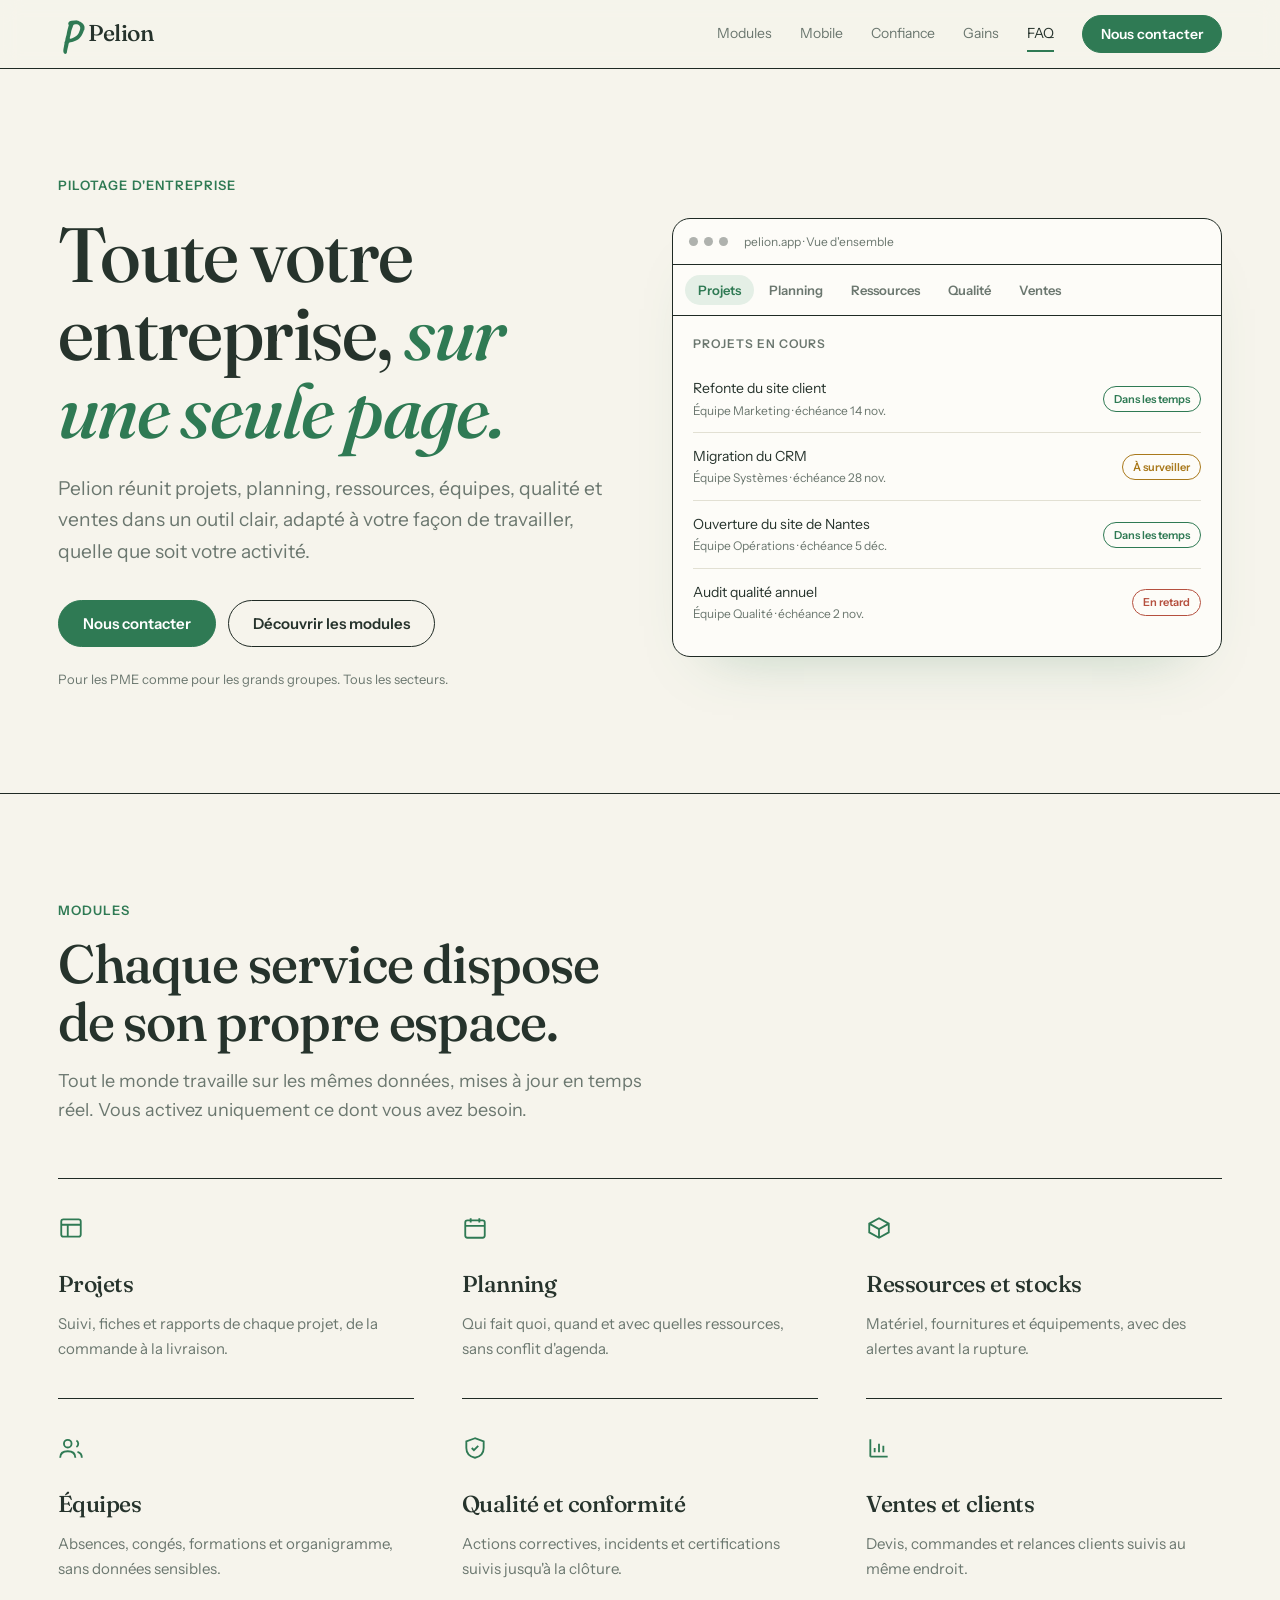
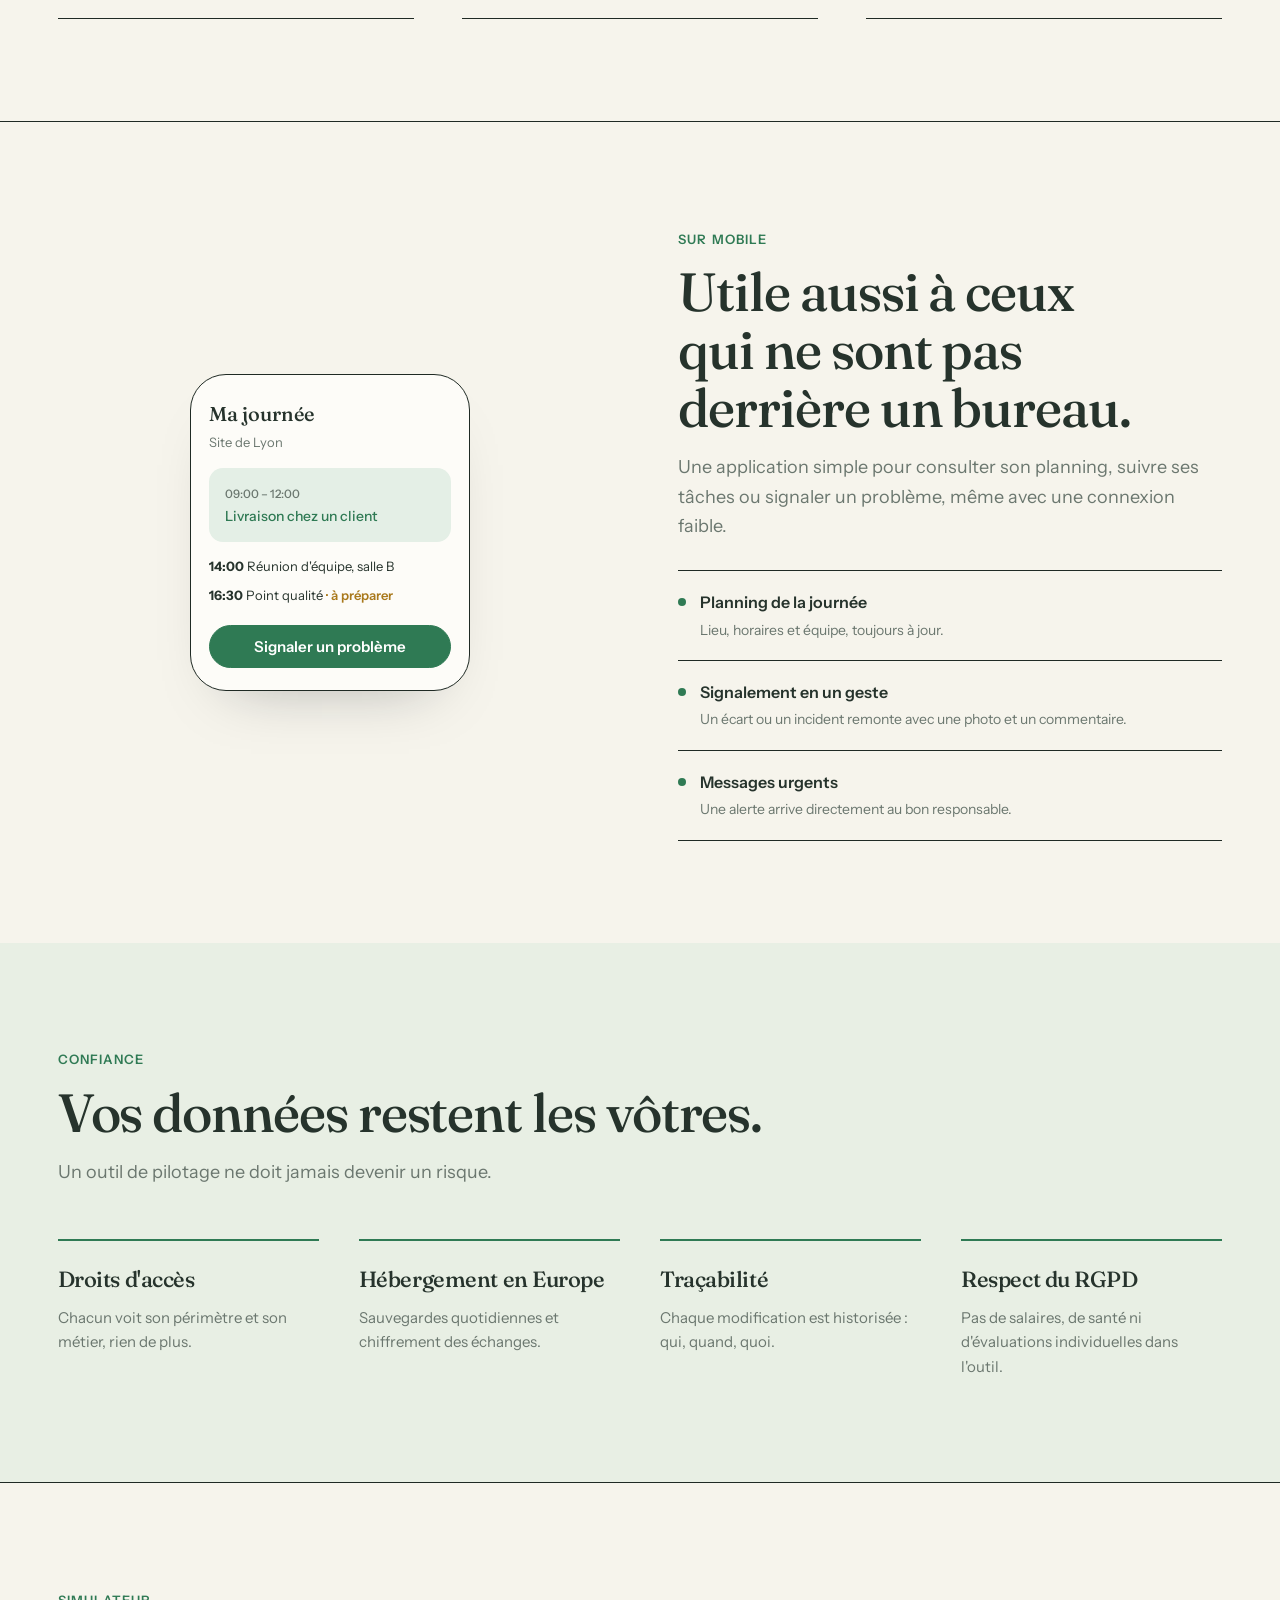
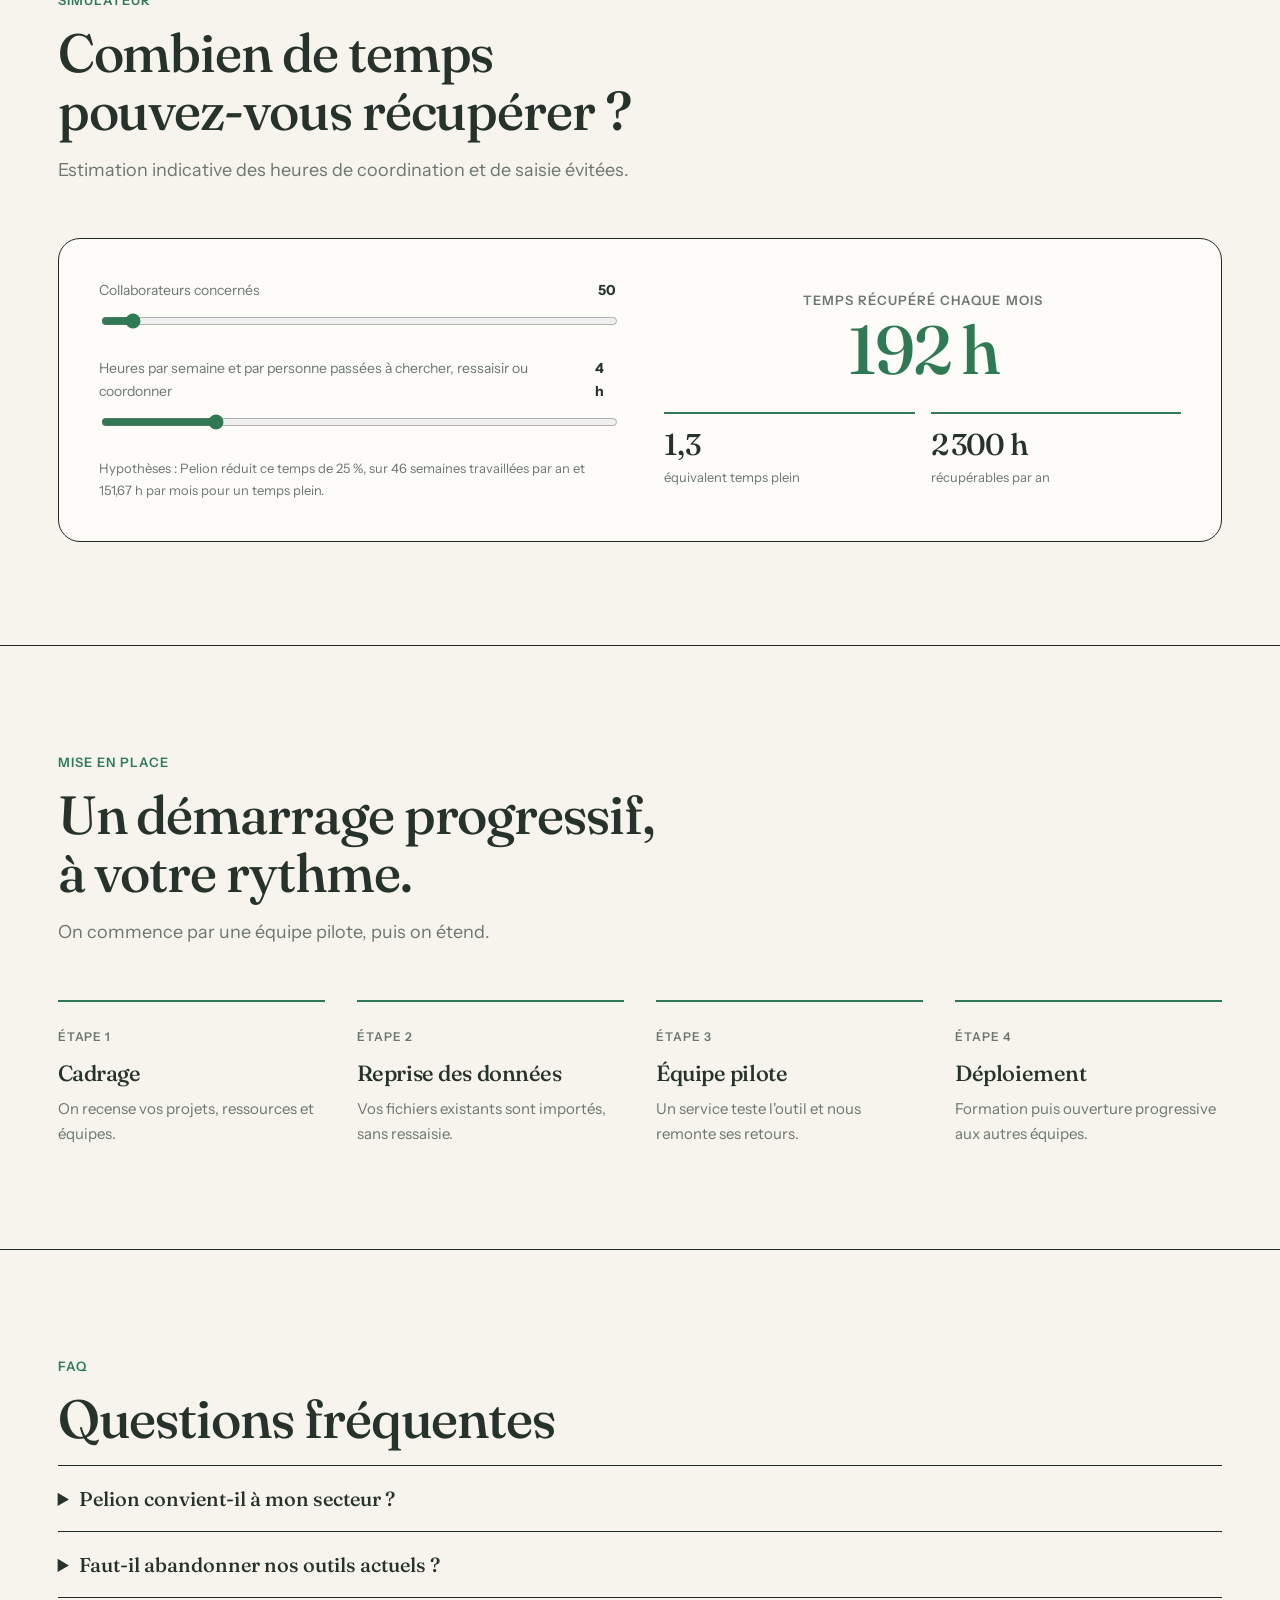
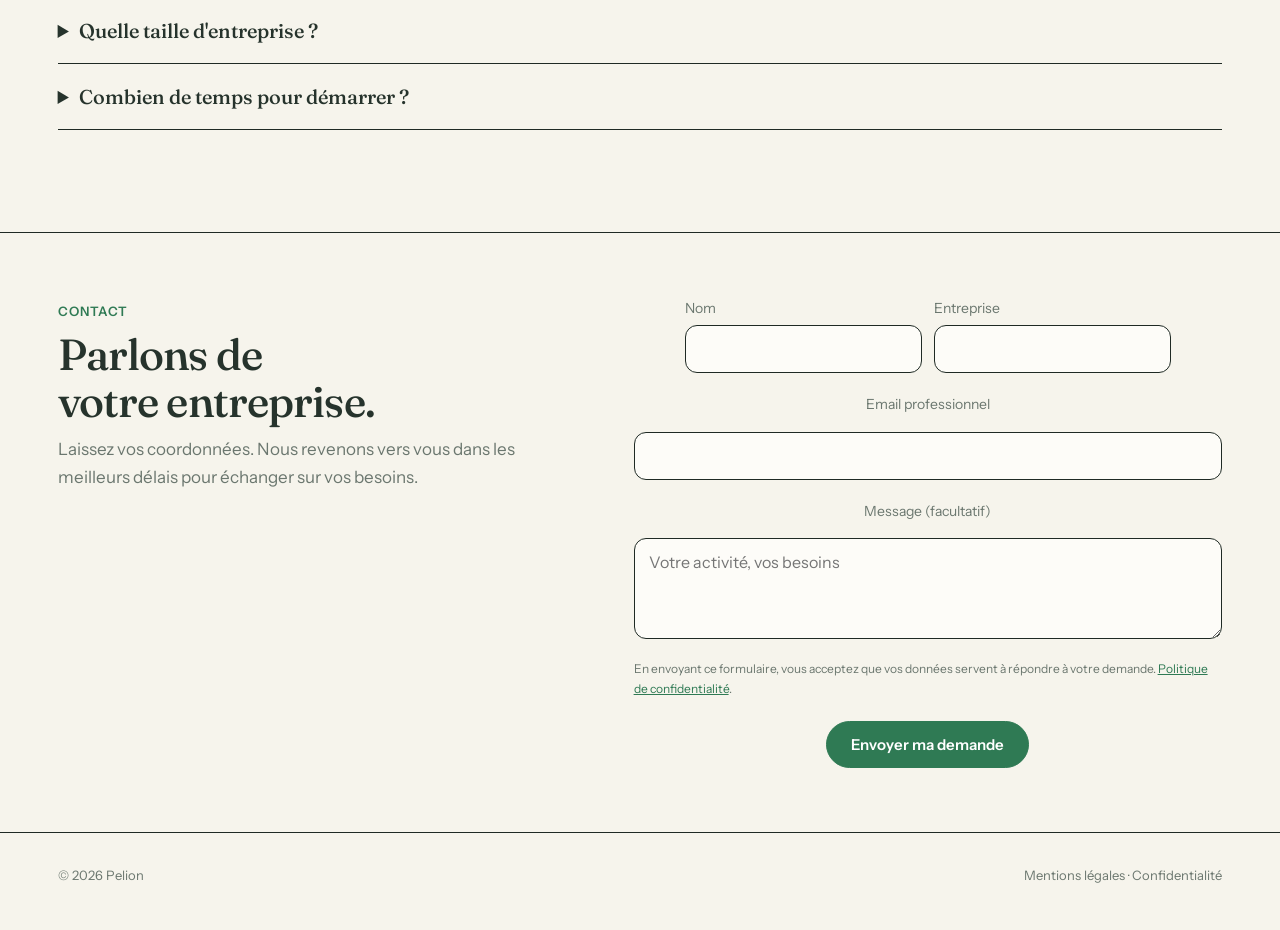
<file: index.html>
<!doctype html>
<html lang="fr">
<head>
<meta charset="utf-8">
<meta name="viewport" content="width=device-width,initial-scale=1,viewport-fit=cover">
<title>Pelion</title>
<meta name="description" content="Pelion réunit projets, planning, ressources, équipes et qualité dans un outil clair, pour toute entreprise.">
<link rel="stylesheet" href="https://fonts.googleapis.com/css2?family=Fraunces:opsz,wght@9..144,400..600&family=Instrument+Sans:wght@400..700&family=Caveat:wght@600;700&display=swap">
<link rel="stylesheet" href="style.css">
</head>
<body>


<a class="skip" href="#main">Aller au contenu</a>
<header class="top" id="top"><div class="w">
<a class="logo" href="#top" aria-label="Pelion, accueil"><span class="mark" aria-hidden="true">P</span>Pelion</a>
<nav aria-label="Principal"><a href="#modules">Modules</a><a href="#mobile">Mobile</a><a href="#confiance">Confiance</a><a href="#gains">Gains</a><a href="#faq">FAQ</a><a class="btn" href="#contact">Nous contacter</a></nav>
</div></header>

<main id="main">
<section class="hero" style="border:0"><div class="w g">
<div>
<span class="eyebrow">Pilotage d'entreprise</span>
<h1>Toute votre entreprise, <em>sur une seule page.</em></h1>
<p class="lead">Pelion réunit projets, planning, ressources, équipes, qualité et ventes dans un outil clair, adapté à votre façon de travailler, quelle que soit votre activité.</p>
<div class="cta-row"><a class="btn" href="#contact">Nous contacter</a><a class="btn sec" href="#modules">Découvrir les modules</a></div>
<p class="hint">Pour les PME comme pour les grands groupes. Tous les secteurs.</p>
</div>
<div class="app" aria-label="Aperçu de l'application">
<div class="bar"><i></i><i></i><i></i><span>pelion.app · Vue d'ensemble</span></div>
<div class="tabs" role="tablist" id="tabs">
<button role="tab" aria-selected="true" data-k="pr">Projets</button><button role="tab" aria-selected="false" data-k="pl">Planning</button><button role="tab" aria-selected="false" data-k="re">Ressources</button><button role="tab" aria-selected="false" data-k="qu">Qualité</button><button role="tab" aria-selected="false" data-k="fi">Ventes</button>
</div>
<div class="pane" id="pane" role="tabpanel"></div>
</div>
</div></section>

<section id="modules"><div class="w">
<span class="eyebrow">Modules</span>
<h2>Chaque service dispose de son propre espace.</h2>
<p class="sub">Tout le monde travaille sur les mêmes données, mises à jour en temps réel. Vous activez uniquement ce dont vous avez besoin.</p>
<div class="mods">
<article class="mod"><svg class="ic" viewBox="0 0 24 24" fill="none" stroke="currentColor" stroke-width="1.7"><rect x="3" y="4" width="18" height="16" rx="2"/><path d="M3 9h18M9 9v11"/></svg><h3>Projets</h3><p>Suivi, fiches et rapports de chaque projet, de la commande à la livraison.</p></article>
<article class="mod"><svg class="ic" viewBox="0 0 24 24" fill="none" stroke="currentColor" stroke-width="1.7"><rect x="3" y="5" width="18" height="16" rx="2"/><path d="M3 10h18M8 3v4M16 3v4"/></svg><h3>Planning</h3><p>Qui fait quoi, quand et avec quelles ressources, sans conflit d'agenda.</p></article>
<article class="mod"><svg class="ic" viewBox="0 0 24 24" fill="none" stroke="currentColor" stroke-width="1.7"><path d="M21 8 12 3 3 8v8l9 5 9-5zM3 8l9 5 9-5M12 13v8"/></svg><h3>Ressources et stocks</h3><p>Matériel, fournitures et équipements, avec des alertes avant la rupture.</p></article>
<article class="mod"><svg class="ic" viewBox="0 0 24 24" fill="none" stroke="currentColor" stroke-width="1.7"><circle cx="9" cy="8" r="3.5"/><path d="M2 21c0-4 3-6 7-6s7 2 7 6M17 5a3.5 3.5 0 0 1 0 6M22 21c0-3-2-5-4-5.5"/></svg><h3>Équipes</h3><p>Absences, congés, formations et organigramme, sans données sensibles.</p></article>
<article class="mod"><svg class="ic" viewBox="0 0 24 24" fill="none" stroke="currentColor" stroke-width="1.7"><path d="M12 3 4 6v6c0 5 3.5 8 8 9 4.5-1 8-4 8-9V6z"/><path d="m9 12 2 2 4-4"/></svg><h3>Qualité et conformité</h3><p>Actions correctives, incidents et certifications suivis jusqu'à la clôture.</p></article>
<article class="mod"><svg class="ic" viewBox="0 0 24 24" fill="none" stroke="currentColor" stroke-width="1.7"><path d="M4 20V4M4 20h16M8 16v-4M12 16V8M16 16v-6"/></svg><h3>Ventes et clients</h3><p>Devis, commandes et relances clients suivis au même endroit.</p></article>
</div></div></section>

<section id="mobile"><div class="w split">
<div class="phone" aria-label="Application mobile">
<b style="font-family:var(--serif);font-size:20px;font-weight:500">Ma journée</b><p style="color:var(--mute);margin-top:2px">Site de Lyon</p>
<div class="scan" style="display:block;height:auto;text-align:left;padding:14px 16px;font-weight:500">
<small style="color:var(--mute)">09:00 – 12:00</small><br>Livraison chez un client
</div>
<p><b>14:00</b> Réunion d'équipe, salle B</p>
<p><b>16:30</b> Point qualité <span style="color:var(--warn);font-weight:600">· à préparer</span></p>
<button class="btn" id="sig" type="button" style="width:100%;justify-content:center;margin-top:10px;padding:11px">Signaler un problème</button>
</div>
<div>
<span class="eyebrow">Sur mobile</span>
<h2>Utile aussi à ceux qui ne sont pas derrière un bureau.</h2>
<p class="sub" style="margin-bottom:28px">Une application simple pour consulter son planning, suivre ses tâches ou signaler un problème, même avec une connexion faible.</p>
<ul class="list">
<li><span class="dot"></span><div><b>Planning de la journée</b><span>Lieu, horaires et équipe, toujours à jour.</span></div></li>
<li><span class="dot"></span><div><b>Signalement en un geste</b><span>Un écart ou un incident remonte avec une photo et un commentaire.</span></div></li>
<li><span class="dot"></span><div><b>Messages urgents</b><span>Une alerte arrive directement au bon responsable.</span></div></li>
</ul>
</div></div></section>

<section id="confiance" class="band"><div class="w">
<span class="eyebrow">Confiance</span>
<h2>Vos données restent les vôtres.</h2>
<p class="sub">Un outil de pilotage ne doit jamais devenir un risque.</p>
<div class="pillars">
<div><h3>Droits d'accès</h3><p>Chacun voit son périmètre et son métier, rien de plus.</p></div>
<div><h3>Hébergement en Europe</h3><p>Sauvegardes quotidiennes et chiffrement des échanges.</p></div>
<div><h3>Traçabilité</h3><p>Chaque modification est historisée : qui, quand, quoi.</p></div>
<div><h3>Respect du RGPD</h3><p>Pas de salaires, de santé ni d'évaluations individuelles dans l'outil.</p></div>
</div></div></section>

<section id="gains"><div class="w">
<span class="eyebrow">Simulateur</span>
<h2>Combien de temps pouvez-vous récupérer ?</h2>
<p class="sub">Estimation indicative des heures de coordination et de saisie évitées.</p>
<div class="calc">
<div>
<label for="a">Collaborateurs concernés <b id="av">50</b></label><input id="a" type="range" min="1" max="1000" value="50">
<label for="b">Heures par semaine et par personne passées à chercher, ressaisir ou coordonner <b id="bv">4 h</b></label><input id="b" type="range" min="1" max="15" value="4">
<p class="hint" style="margin:0">Hypothèses : Pelion réduit ce temps de 25 %, sur 46 semaines travaillées par an et 151,67 h par mois pour un temps plein.</p>
</div>
<div class="res"><span class="cap">Temps récupéré chaque mois</span><strong id="out">0 h</strong>
<div class="kpis"><div><b id="etp">0</b><small>équivalent temps plein</small></div><div><b id="eur">0 h</b><small>récupérables par an</small></div></div></div>
</div></div></section>

<section><div class="w">
<span class="eyebrow">Mise en place</span>
<h2>Un démarrage progressif, à votre rythme.</h2>
<p class="sub">On commence par une équipe pilote, puis on étend.</p>
<div class="steps">
<div class="step"><small>Étape 1</small><h3>Cadrage</h3><p>On recense vos projets, ressources et équipes.</p></div>
<div class="step"><small>Étape 2</small><h3>Reprise des données</h3><p>Vos fichiers existants sont importés, sans ressaisie.</p></div>
<div class="step"><small>Étape 3</small><h3>Équipe pilote</h3><p>Un service teste l'outil et nous remonte ses retours.</p></div>
<div class="step"><small>Étape 4</small><h3>Déploiement</h3><p>Formation puis ouverture progressive aux autres équipes.</p></div>
</div></div></section>

<section id="faq" class="faq"><div class="w">
<span class="eyebrow">FAQ</span><h2>Questions fréquentes</h2>
<details><summary>Pelion convient-il à mon secteur ?</summary><p>Oui. Les modules sont génériques et se paramètrent : vocabulaire, champs et statuts s'adaptent à votre activité.</p></details>
<details><summary>Faut-il abandonner nos outils actuels ?</summary><p>Non. Pelion reprend vos données existantes et peut rester connecté à votre comptabilité et à vos outils de paie.</p></details>
<details><summary>Quelle taille d'entreprise ?</summary><p>De quelques personnes à plusieurs centaines. Vous démarrez avec un service et vous étendez.</p></details>
<details><summary>Combien de temps pour démarrer ?</summary><p>Comptez quelques semaines pour une équipe pilote. Le délai exact est confirmé après le cadrage.</p></details>
</div></section>

<section id="contact"><div class="w contact">
<div class="ct">
<span class="eyebrow">Contact</span>
<h2>Parlons de votre entreprise.</h2>
<p class="sub">Laissez vos coordonnées. Nous revenons vers vous dans les meilleurs délais pour échanger sur vos besoins.</p>
</div>
<form id="qf" novalidate>
<div class="two"><div><label class="lab" for="qn">Nom</label><input class="tx" id="qn" required autocomplete="name"></div><div><label class="lab" for="qc">Entreprise</label><input class="tx" id="qc" required autocomplete="organization"></div></div>
<label class="lab" for="qe">Email professionnel</label><input class="tx" id="qe" type="email" required autocomplete="email">
<label class="lab" for="qm">Message (facultatif)</label><textarea class="tx" id="qm" rows="3" placeholder="Votre activité, vos besoins"></textarea>
<input type="text" id="hp" name="_honey" tabindex="-1" autocomplete="off" aria-hidden="true" style="position:absolute;left:-9999px">
<p class="fine">En envoyant ce formulaire, vous acceptez que vos données servent à répondre à votre demande. <a href="confidentialite.html">Politique de confidentialité</a>.</p>
<p class="err" id="qerr" role="alert" hidden></p>
<button class="btn" type="submit">Envoyer ma demande</button>
</form>
</div></section>
</main>

<footer><div class="w"><span>© 2026 Pelion</span><span><a href="mentions-legales.html">Mentions légales</a> · <a href="confidentialite.html">Confidentialité</a></span></div></footer>

<script>
const P={
pr:`<h4>Projets en cours</h4>
<div class="row"><div class="t">Refonte du site client<small>Équipe Marketing · échéance 14 nov.</small></div><span class="badge b-ok">Dans les temps</span></div>
<div class="row"><div class="t">Migration du CRM<small>Équipe Systèmes · échéance 28 nov.</small></div><span class="badge b-warn">À surveiller</span></div>
<div class="row"><div class="t">Ouverture du site de Nantes<small>Équipe Opérations · échéance 5 déc.</small></div><span class="badge b-ok">Dans les temps</span></div>
<div class="row"><div class="t">Audit qualité annuel<small>Équipe Qualité · échéance 2 nov.</small></div><span class="badge b-bad">En retard</span></div>`,
pl:`<h4>Charge de la semaine</h4>
<div class="row"><div class="t">Équipe Marketing<small>6 personnes</small></div><div class="meter"><i style="width:85%"></i></div></div>
<div class="row"><div class="t">Équipe Opérations<small>12 personnes</small></div><div class="meter"><i style="width:60%"></i></div></div>
<div class="row"><div class="t">Équipe Systèmes<small>4 personnes</small></div><div class="meter"><i style="width:95%"></i></div></div>
<div class="row"><div class="t">Équipe Support<small>8 personnes</small></div><div class="meter"><i style="width:40%"></i></div></div>`,
re:`<h4>Ressources sous le seuil</h4>
<div class="row"><div class="t">Ordinateurs portables · Lyon<small>3 en stock · seuil 8</small></div><span class="badge b-bad">Bas</span></div>
<div class="row"><div class="t">Cartouches d'encre · Paris<small>6 en stock · seuil 10</small></div><span class="badge b-warn">À commander</span></div>
<div class="row"><div class="t">Badges d'accès · Nantes<small>40 en stock · seuil 20</small></div><span class="badge b-ok">Suffisant</span></div>`,
qu:`<h4>Qualité et conformité</h4>
<div class="row"><div class="t">Certification ISO à renouveler<small>échéance dans 30 jours</small></div><span class="badge b-warn">Bientôt</span></div>
<div class="row"><div class="t">Action corrective n°42<small>procédure d'accueil · ouverte depuis 9 jours</small></div><span class="badge b-warn">Non close</span></div>
<div class="row"><div class="t">Formation sécurité incendie<small>12 personnes à planifier</small></div><span class="badge b-bad">Urgent</span></div>`,
fi:`<h4>Ventes et clients</h4>
<div class="row"><div class="t">Devis en attente de réponse<small>3 à relancer cette semaine</small></div><b>12</b></div>
<div class="row"><div class="t">Commandes à produire<small>signées, à planifier</small></div><b>8</b></div>
<div class="row"><div class="t">Clients à relancer<small>dossiers sans réponse depuis 15 jours</small></div><b>5</b></div>`};
const pane=document.getElementById('pane'),tabs=document.getElementById('tabs');
function show(k){pane.innerHTML=P[k];pane.classList.remove('fd');void pane.offsetWidth;pane.classList.add('fd');tabs.querySelectorAll('button').forEach(b=>b.setAttribute('aria-selected',b.dataset.k===k))}
tabs.addEventListener('click',e=>{if(e.target.dataset.k)show(e.target.dataset.k)});show('pr');
const ks=Object.keys(P);let n=0,hold=false,auto=setInterval(()=>{if(!hold)show(ks[++n%ks.length])},4500);document.querySelector('.app').addEventListener('mouseenter',()=>hold=true);document.querySelector('.app').addEventListener('mouseleave',()=>hold=false);
tabs.addEventListener('click',()=>clearInterval(auto));
const $=id=>document.getElementById(id),nf=n=>Math.round(n).toLocaleString('fr-FR');
const reduced=matchMedia('(prefers-reduced-motion: reduce)').matches;
function tw(id,v,f){const el=$(id),from=+el.dataset.v||0;el.dataset.v=v;if(reduced){el.textContent=f(v);return}
const t0=performance.now();cancelAnimationFrame(el._r);(function k(t){const p=Math.min(1,(t-t0)/400),e=1-Math.pow(1-p,3);el.textContent=f(from+(v-from)*e);if(p<1)el._r=requestAnimationFrame(k)})(t0)}
/* Simulateur : heures/mois = personnes x h/semaine x 46 semaines / 12 mois x 25 % de gain */
function calc(){const n=+$('a').value,h=+$('b').value;
const hm=n*h*46/12*.25;
$('av').textContent=nf(n);$('bv').textContent=h+' h';
tw('out',hm,v=>nf(v)+' h');tw('etp',hm/151.67,v=>v.toLocaleString('fr-FR',{maximumFractionDigits:1}));tw('eur',hm*12,v=>nf(v)+' h')}
['a','b'].forEach(i=>$(i).addEventListener('input',calc));calc();
/* Contact : envoi par email via /api/contact (Brevo) */
const qf=$('qf');
qf.addEventListener('submit',async e=>{e.preventDefault();const err=$('qerr'),btn=qf.querySelector('button[type=submit]');
const miss=[['qn','votre nom'],['qc','votre entreprise'],['qe','un email professionnel valide']].filter(([i])=>!$(i).value.trim()||(i=='qe'&&!$(i).checkValidity()));
if(miss.length){err.hidden=false;err.textContent='Il manque '+miss[0][1]+'.';$(miss[0][0]).focus();return}
err.hidden=true;btn.disabled=true;btn.textContent='Envoi en cours…';
const esc=s=>s.replace(/[&<>"]/g,c=>({'&':'&amp;','<':'&lt;','>':'&gt;','"':'&quot;'}[c]));
try{const r=await fetch('/api/contact',{method:'POST',headers:{'Content-Type':'application/json'},body:JSON.stringify({name:$('qn').value.trim(),company:$('qc').value.trim(),email:$('qe').value.trim(),message:$('qm').value.trim(),hp:$('hp').value})});
if(!r.ok)throw 0;
qf.outerHTML='<div class="ok" id="qf" tabindex="-1"><h3>Merci '+esc($('qn').value.trim())+'.</h3><p>Votre demande a bien été envoyée. Nous vous répondrons à '+esc($('qe').value.trim())+' dans les meilleurs délais.</p></div>';$('qf').focus()}
catch(_){err.hidden=false;err.textContent="L'envoi a échoué. Réessayez dans un instant.";btn.disabled=false;btn.textContent='Envoyer ma demande'}});

/* liens et boutons */
document.querySelectorAll('a[href="#contact"]').forEach(a=>a.addEventListener('click',e=>{e.preventDefault();
 $('contact').scrollIntoView({behavior:reduced?'auto':'smooth',block:'start'});
 setTimeout(()=>{const f=$('qf');if(f&&f.tagName=='FORM'){f.classList.remove('flash');void f.offsetWidth;f.classList.add('flash');$('qn').focus({preventScroll:true})}},reduced?0:650)}));
const sig=$('sig');sig.addEventListener('click',()=>{sig.textContent='Signalement transmis';sig.classList.add('done');setTimeout(()=>{sig.textContent='Signaler un problème';sig.classList.remove('done')},2600)});
const head=$('top');addEventListener('scroll',()=>head.classList.toggle('sc',scrollY>8),{passive:true});
if('IntersectionObserver' in window){
 const links=[...document.querySelectorAll('nav a:not(.btn)')],secs=links.map(a=>document.querySelector(a.getAttribute('href')));
 const so=new IntersectionObserver(es=>es.forEach(e=>{if(e.isIntersecting)links.forEach((a,i)=>a.classList.toggle('on',secs[i]===e.target))}),{rootMargin:'-45% 0px -50% 0px'});
 secs.forEach(x=>x&&so.observe(x));
 if(!reduced){const io=new IntersectionObserver(es=>es.forEach(e=>{if(e.isIntersecting){e.target.classList.add('in');io.unobserve(e.target)}}),{threshold:.1});
 document.querySelectorAll('.mod,.step,.pillars>div,.list li,.faq details,.calc,.phone,.kpis>div').forEach((el,i)=>{if(el.getBoundingClientRect().top>innerHeight){el.style.transitionDelay=(i%4)*70+'ms';el.classList.add('rv');io.observe(el)}})}
}
</script>

</body>
</html>
</file>
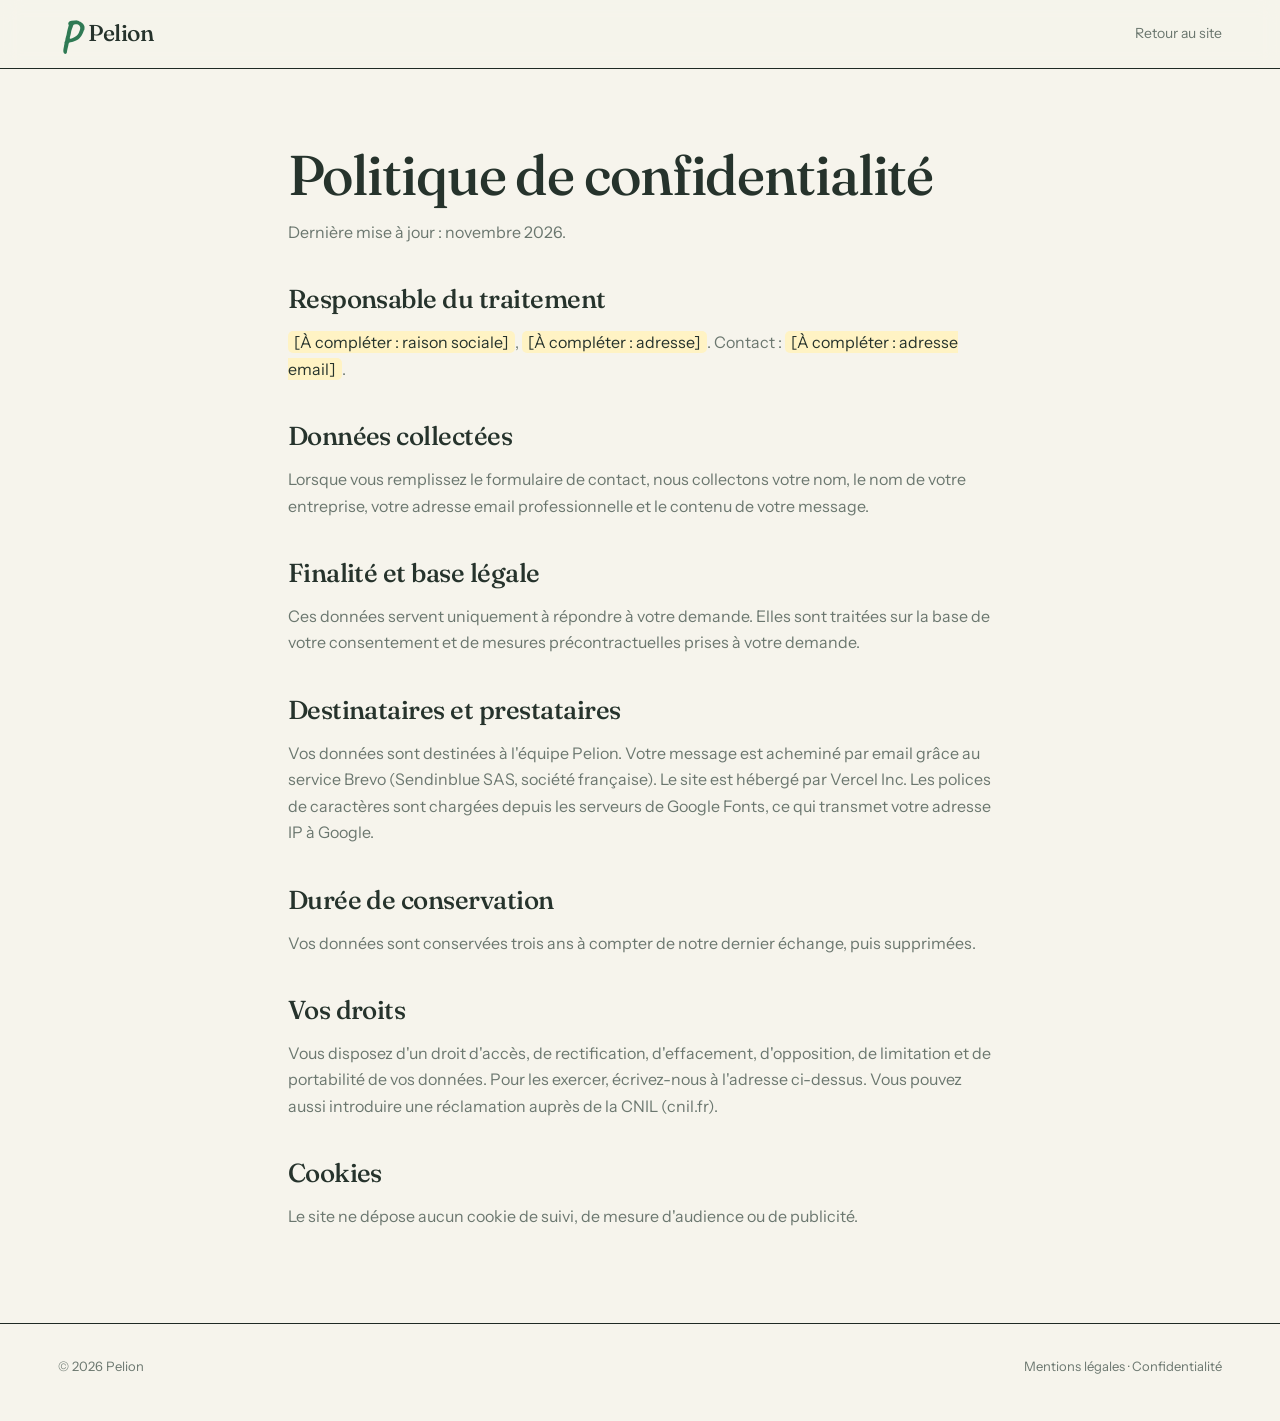
<file: confidentialite.html>
<!doctype html>
<html lang="fr">
<head>
<meta charset="utf-8">
<meta name="viewport" content="width=device-width,initial-scale=1,viewport-fit=cover">
<title>Confidentialité — Pelion</title>
<meta name="robots" content="noindex">
<link rel="stylesheet" href="https://fonts.googleapis.com/css2?family=Fraunces:opsz,wght@9..144,400..600&family=Instrument+Sans:wght@400..700&family=Caveat:wght@600;700&display=swap">
<link rel="stylesheet" href="style.css">
</head>
<body>
<header class="top"><div class="w"><a class="logo" href="index.html" aria-label="Pelion, accueil"><span class="mark" aria-hidden="true">P</span>Pelion</a><nav><a href="index.html">Retour au site</a></nav></div></header>
<main class="w legal">
<h1>Politique de confidentialité</h1>
<p>Dernière mise à jour : novembre 2026.</p>
<h2>Responsable du traitement</h2>
<p><mark class="todo">[À compléter : raison sociale]</mark>, <mark class="todo">[À compléter : adresse]</mark>. Contact : <mark class="todo">[À compléter : adresse email]</mark>.</p>
<h2>Données collectées</h2>
<p>Lorsque vous remplissez le formulaire de contact, nous collectons votre nom, le nom de votre entreprise, votre adresse email professionnelle et le contenu de votre message.</p>
<h2>Finalité et base légale</h2>
<p>Ces données servent uniquement à répondre à votre demande. Elles sont traitées sur la base de votre consentement et de mesures précontractuelles prises à votre demande.</p>
<h2>Destinataires et prestataires</h2>
<p>Vos données sont destinées à l'équipe Pelion. Votre message est acheminé par email grâce au service Brevo (Sendinblue SAS, société française). Le site est hébergé par Vercel Inc. Les polices de caractères sont chargées depuis les serveurs de Google Fonts, ce qui transmet votre adresse IP à Google.</p>
<h2>Durée de conservation</h2>
<p>Vos données sont conservées trois ans à compter de notre dernier échange, puis supprimées.</p>
<h2>Vos droits</h2>
<p>Vous disposez d'un droit d'accès, de rectification, d'effacement, d'opposition, de limitation et de portabilité de vos données. Pour les exercer, écrivez-nous à l'adresse ci-dessus. Vous pouvez aussi introduire une réclamation auprès de la CNIL (cnil.fr).</p>
<h2>Cookies</h2>
<p>Le site ne dépose aucun cookie de suivi, de mesure d'audience ou de publicité.</p>
</main>
<footer><div class="w"><span>© 2026 Pelion</span><span><a href="mentions-legales.html">Mentions légales</a> · <a href="confidentialite.html">Confidentialité</a></span></div></footer>
</body>
</html>
</file>
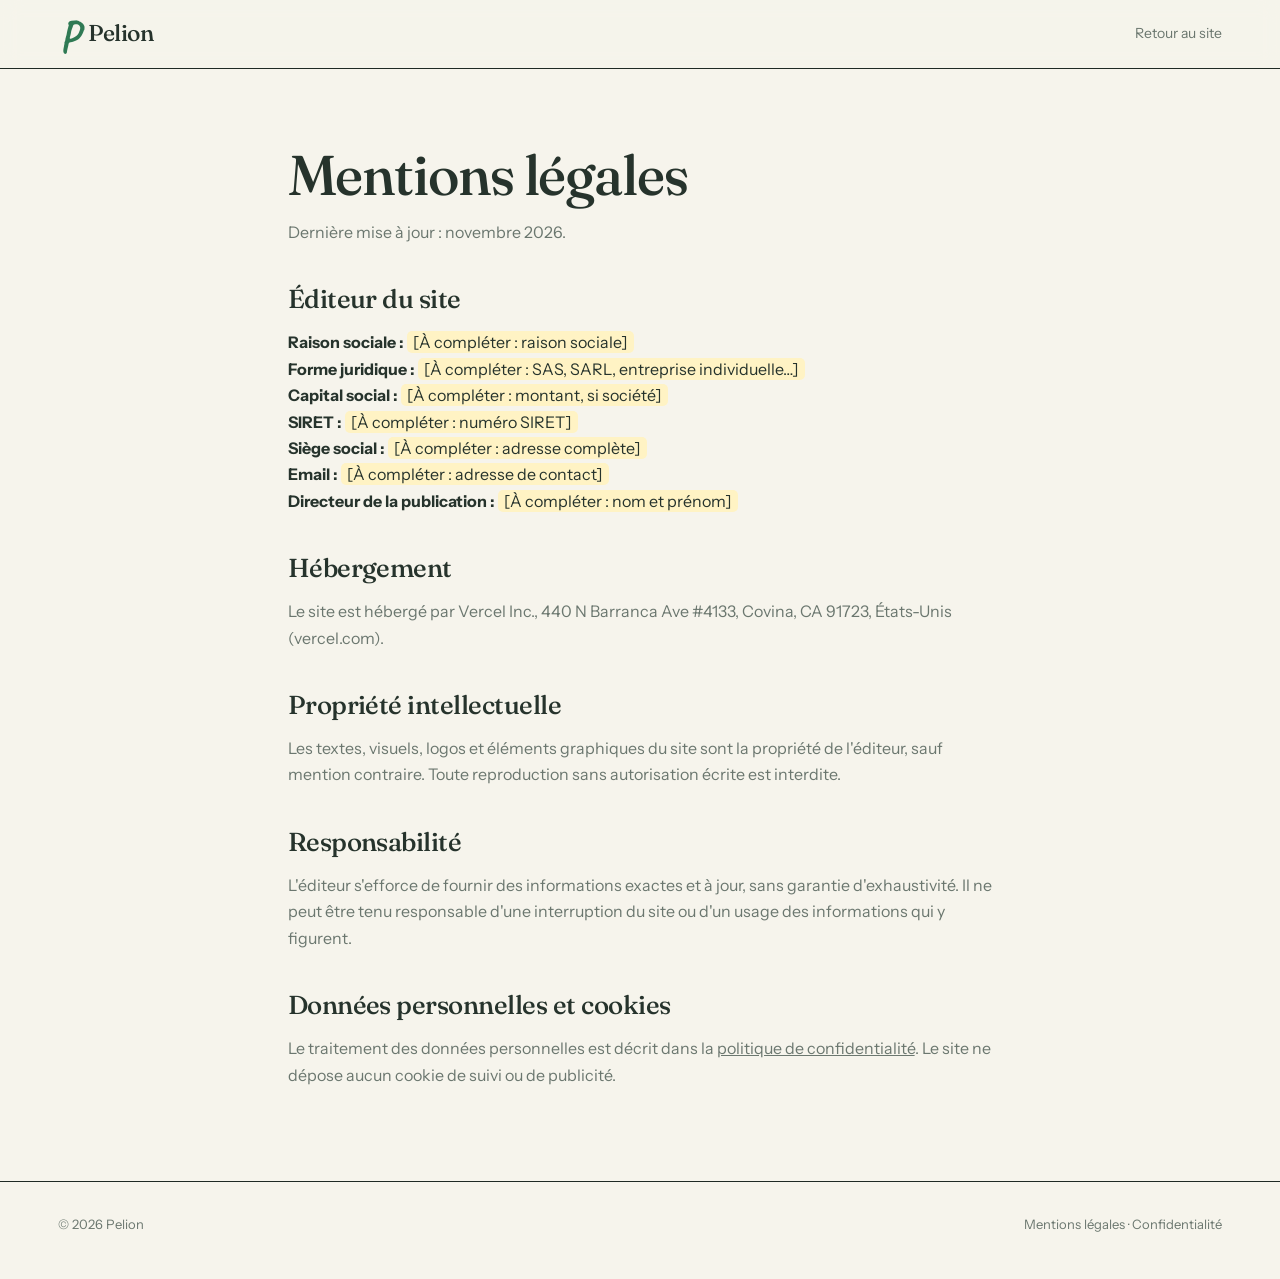
<file: mentions-legales.html>
<!doctype html>
<html lang="fr">
<head>
<meta charset="utf-8">
<meta name="viewport" content="width=device-width,initial-scale=1,viewport-fit=cover">
<title>Mentions légales — Pelion</title>
<meta name="robots" content="noindex">
<link rel="stylesheet" href="https://fonts.googleapis.com/css2?family=Fraunces:opsz,wght@9..144,400..600&family=Instrument+Sans:wght@400..700&family=Caveat:wght@600;700&display=swap">
<link rel="stylesheet" href="style.css">
</head>
<body>
<header class="top"><div class="w"><a class="logo" href="index.html" aria-label="Pelion, accueil"><span class="mark" aria-hidden="true">P</span>Pelion</a><nav><a href="index.html">Retour au site</a></nav></div></header>
<main class="w legal">
<h1>Mentions légales</h1>
<p>Dernière mise à jour : novembre 2026.</p>
<h2>Éditeur du site</h2>
<p><strong>Raison sociale :</strong> <mark class="todo">[À compléter : raison sociale]</mark><br>
<strong>Forme juridique :</strong> <mark class="todo">[À compléter : SAS, SARL, entreprise individuelle…]</mark><br>
<strong>Capital social :</strong> <mark class="todo">[À compléter : montant, si société]</mark><br>
<strong>SIRET :</strong> <mark class="todo">[À compléter : numéro SIRET]</mark><br>
<strong>Siège social :</strong> <mark class="todo">[À compléter : adresse complète]</mark><br>
<strong>Email :</strong> <mark class="todo">[À compléter : adresse de contact]</mark><br>
<strong>Directeur de la publication :</strong> <mark class="todo">[À compléter : nom et prénom]</mark></p>
<h2>Hébergement</h2>
<p>Le site est hébergé par Vercel Inc., 440 N Barranca Ave #4133, Covina, CA 91723, États-Unis (vercel.com).</p>
<h2>Propriété intellectuelle</h2>
<p>Les textes, visuels, logos et éléments graphiques du site sont la propriété de l'éditeur, sauf mention contraire. Toute reproduction sans autorisation écrite est interdite.</p>
<h2>Responsabilité</h2>
<p>L'éditeur s'efforce de fournir des informations exactes et à jour, sans garantie d'exhaustivité. Il ne peut être tenu responsable d'une interruption du site ou d'un usage des informations qui y figurent.</p>
<h2>Données personnelles et cookies</h2>
<p>Le traitement des données personnelles est décrit dans la <a href="confidentialite.html">politique de confidentialité</a>. Le site ne dépose aucun cookie de suivi ou de publicité.</p>
</main>
<footer><div class="w"><span>© 2026 Pelion</span><span><a href="mentions-legales.html">Mentions légales</a> · <a href="confidentialite.html">Confidentialité</a></span></div></footer>
</body>
</html>
</file>
<file: style.css>
/* Layout: quiet sticky nav, wide typographic hero beside a calm product mock, thin-ruled sections, one deep-ink band, single blue accent */
:root{--bg:#f6f4ec;--surface:#fdfcf8;--ink:#26332c;--mute:#6b776f;--line:#e2e0d3;--acc:#2f7a54;--acc-soft:#e4efe6;--ok:#2f7a54;--warn:#a9791c;--bad:#b5503f;--band:#e8efe4;--band-ink:#26332c;--serif:"Fraunces",Georgia,"Times New Roman",serif;--sans:"Instrument Sans",system-ui,-apple-system,"Segoe UI",sans-serif;color-scheme:light}
*{box-sizing:border-box}html{scroll-behavior:smooth}
body{margin:0;background:var(--bg);color:var(--ink);font:16px/1.65 var(--sans);-webkit-font-smoothing:antialiased}
body::before{content:"";position:fixed;inset:0 0 auto;height:env(safe-area-inset-top,0px);z-index:30;background:var(--bg)}
a{color:inherit}
.w{max-width:1480px;margin:0 auto;padding-left:max(clamp(16px,4.5vw,72px),env(safe-area-inset-left,0px));padding-right:max(clamp(16px,4.5vw,72px),env(safe-area-inset-right,0px))}
.skip{position:absolute;left:-999px}.skip:focus{left:12px;top:12px;background:var(--ink);color:var(--bg);padding:8px 12px;z-index:99}
:focus-visible{outline:2px solid var(--acc);outline-offset:3px}
h1,h2,h3{font-family:var(--serif);font-weight:500;letter-spacing:-.02em;text-wrap:balance}
header.top{position:sticky;top:env(safe-area-inset-top,0px);z-index:20;background:color-mix(in srgb,var(--bg) 90%,transparent);backdrop-filter:blur(10px);border-bottom:1px solid var(--line)}
header.top .w{display:flex;align-items:center;justify-content:space-between;height:68px}
.logo{display:flex;align-items:center;gap:10px;font-family:var(--serif);font-size:23px;font-weight:500;text-decoration:none;letter-spacing:-.02em}
.logo svg{width:22px;height:22px;color:var(--acc)}
nav{display:flex;align-items:center;gap:28px}
nav a{text-decoration:none;color:var(--mute);font-size:14px}nav a:hover{color:var(--ink)}
.btn{display:inline-flex;align-items:center;gap:8px;padding:13px 24px;border-radius:99px;font:600 15px var(--sans);text-decoration:none;background:var(--acc);color:#fff;border:1px solid var(--acc);cursor:pointer;transition:opacity .2s}
.btn:hover{opacity:.85}
.btn.sec{background:transparent;color:var(--ink);border-color:var(--line)}
nav .btn{padding:9px 18px;font-size:14px;color:#fff}
.btn.sec{color:var(--ink)}
.eyebrow{font-size:13px;font-weight:600;letter-spacing:.08em;text-transform:uppercase;color:var(--acc)}
.hero{padding:clamp(56px,8vw,130px) 0 clamp(56px,7vw,110px)}
.hero .g{display:grid;gap:clamp(32px,5vw,96px);grid-template-columns:1fr 1fr;align-items:center}
.hero .g>*,.split>*,.calc>*{min-width:0}
h1{font-size:clamp(40px,6vw,96px);line-height:1.02;margin:18px 0 22px}
h1 em{font-style:italic;color:var(--acc)}
.lead{font-size:clamp(18px,1.5vw,22px);color:var(--mute);max-width:560px;margin:0 0 32px}
.cta-row{display:flex;gap:12px;flex-wrap:wrap}
.hint{margin-top:22px;font-size:13px;color:var(--mute)}
.app{background:var(--surface);border:1px solid var(--line);border-radius:18px;box-shadow:0 30px 60px -40px rgba(47,122,84,.35);overflow:hidden}
.app .bar{display:flex;gap:6px;padding:13px 16px;border-bottom:1px solid var(--line);align-items:center}
.app .bar i{width:9px;height:9px;border-radius:50%;background:var(--line)}
.app .bar span{margin-left:10px;font-size:12px;color:var(--mute)}
.tabs{display:flex;gap:2px;padding:10px 12px;border-bottom:1px solid var(--line);overflow-x:auto}
.tabs button{border:0;background:none;color:var(--mute);font:600 13px var(--sans);padding:7px 13px;border-radius:99px;cursor:pointer;white-space:nowrap}
.tabs button[aria-selected=true]{background:var(--acc-soft);color:var(--acc)}
.pane{padding:20px;min-height:300px}
.pane h4{margin:0 0 14px;font:600 12px var(--sans);letter-spacing:.08em;text-transform:uppercase;color:var(--mute)}
.row{display:flex;align-items:center;gap:12px;padding:12px 0;border-bottom:1px solid var(--line);font-size:14px}
.row:last-child{border:0}
.row .t{flex:1;min-width:0}.row small{color:var(--mute);display:block;font-size:12px}
.badge{font-size:11px;font-weight:600;padding:3px 10px;border-radius:99px;border:1px solid currentColor;white-space:nowrap}
.b-ok{color:var(--ok)}.b-warn{color:var(--warn)}.b-bad{color:var(--bad)}
.meter{height:5px;border-radius:9px;background:var(--line);overflow:hidden;width:90px}.meter i{display:block;height:100%;background:var(--acc)}
section{padding:clamp(64px,8vw,130px) 0;border-top:1px solid var(--line)}
h2{font-size:clamp(30px,4.2vw,64px);line-height:1.08;margin:12px 0 16px;max-width:720px}
.sub{color:var(--mute);font-size:18px;max-width:600px;margin:0 0 52px}
.mods{display:grid;gap:0 48px;grid-template-columns:repeat(auto-fit,minmax(280px,1fr));border-top:1px solid var(--line)}
.mod{padding:36px 0;border-bottom:1px solid var(--line)}
.mod .ic{width:26px;height:26px;color:var(--acc);margin-bottom:18px}
.mod h3{margin:0 0 8px;font-size:23px}.mod p{margin:0;color:var(--mute);font-size:15px;max-width:340px}
.split{display:grid;gap:clamp(32px,6vw,110px);grid-template-columns:1fr 1fr;align-items:center}
.phone{width:280px;margin:0 auto;border:1px solid var(--line);border-radius:36px;background:var(--surface);padding:22px 18px;box-shadow:0 30px 60px -40px rgba(18,21,28,.35)}
.phone .scan{height:130px;border-radius:14px;background:var(--acc-soft);display:grid;place-items:center;font-weight:600;color:var(--acc);margin:14px 0;font-size:14px}
.phone p{font-size:13px;margin:8px 0}
.list{margin:0;padding:0;list-style:none}
.list li{display:flex;gap:14px;padding:18px 0;border-bottom:1px solid var(--line)}
.list li:first-child{border-top:1px solid var(--line)}
.list b{display:block;font-weight:600}.list span{color:var(--mute);font-size:14px}
.dot{flex:none;width:8px;height:8px;border-radius:50%;margin-top:9px;background:var(--acc)}
.band{background:var(--band);color:var(--band-ink);border-top:0}
.band .sub{color:var(--mute)}.band .eyebrow{color:var(--acc)}
.pillars{display:grid;gap:40px;grid-template-columns:repeat(auto-fit,minmax(220px,1fr))}
.pillars div{border-top:2px solid var(--acc);padding-top:20px}
.pillars h3{margin:0 0 8px;font-size:22px}.pillars p{margin:0;font-size:15px;color:var(--mute)}
.steps{display:grid;gap:32px;grid-template-columns:repeat(auto-fit,minmax(220px,1fr))}
.step{border-top:2px solid var(--acc);padding-top:20px}
.step small{font-size:12px;font-weight:600;letter-spacing:.08em;text-transform:uppercase;color:var(--mute)}
.step h3{margin:6px 0;font-size:22px}.step p{margin:0;color:var(--mute);font-size:15px}
.calc{background:var(--surface);border:1px solid var(--line);border-radius:22px;padding:40px;display:grid;gap:48px;grid-template-columns:1fr 1fr}
.calc label{display:flex;justify-content:space-between;font-size:14px;color:var(--mute);margin-bottom:8px}.calc label b{color:var(--ink)}
.calc input[type=range]{width:100%;accent-color:var(--acc);margin-bottom:28px}
.res{text-align:center;align-self:center}
.res strong{display:block;font-family:var(--serif);font-weight:500;font-size:68px;letter-spacing:-.03em;color:var(--acc);line-height:1.1}
.faq details{border-bottom:1px solid var(--line);padding:20px 0}.faq details:first-of-type{border-top:1px solid var(--line)}
.faq summary{cursor:pointer;font:500 20px var(--serif)}
.faq p{margin:10px 0 0;color:var(--mute);max-width:700px}
.final{text-align:center}
.final h2{margin:12px auto 16px}.final .sub{margin:0 auto 32px}
form{display:flex;gap:10px;justify-content:center;flex-wrap:wrap}
form input{padding:13px 20px;border-radius:99px;border:1px solid var(--line);background:var(--surface);color:var(--ink);min-width:min(280px,100%);font:inherit}
footer{border-top:1px solid var(--line);padding:32px 0 44px;color:var(--mute);font-size:13px}
footer .w{display:flex;justify-content:space-between;flex-wrap:wrap;gap:10px}
@media(max-width:860px){.hero .g,.split,.calc{grid-template-columns:1fr}nav a:not(.btn){display:none}.hero{padding:56px 0}section{padding:64px 0}.calc{padding:26px}.mod{padding-right:0}}
/* logo manuscrit */
.logo .mark{font-family:"Caveat","Segoe Script","Bradley Hand",cursive;font-weight:700;font-size:44px;line-height:.7;color:var(--acc);transform:rotate(-6deg);padding-top:6px}
/* contours noirs sur les blocs */
:root{--edge:#1f2a24}
header.top{border-bottom-color:var(--edge)}footer{border-top-color:var(--edge)}
section{border-top-color:var(--edge)}
.app,.phone,.calc,.est,.tx,.chk label{border:1.5px solid var(--edge)}
.mods,.mod{border-color:var(--edge)}
.faq details,.faq details:first-of-type{border-color:var(--edge)}
.list li,.list li:first-child{border-color:var(--edge)}
.btn.sec{border-color:var(--edge)}
.app .bar,.tabs{border-bottom-color:var(--edge)}
.app .bar i{background:var(--edge);opacity:.35}
/* simulateur */
.calc .cap{display:block;font-size:13px;font-weight:600;letter-spacing:.08em;text-transform:uppercase;color:var(--mute)}
.kpis{display:grid;grid-template-columns:1fr 1fr;gap:16px;margin-top:26px;text-align:left}
.kpis div{border-top:2px solid var(--acc);padding-top:12px}
.kpis b{display:block;font:500 30px var(--serif);letter-spacing:-.02em}.kpis small{color:var(--mute);font-size:13px}
/* devis */
.quote{display:grid;gap:clamp(24px,4vw,64px);grid-template-columns:1.25fr 1fr;align-items:start}
.quote>*{min-width:0}
fieldset{border:0;padding:0;margin:0 0 36px}
legend{font:500 22px var(--serif);padding:0;margin-bottom:16px}
.chk{display:grid;gap:10px;grid-template-columns:repeat(auto-fit,minmax(210px,1fr))}
.chk label{display:flex;align-items:center;gap:12px;padding:14px 16px;border-radius:12px;background:var(--surface);cursor:pointer;font-weight:600;font-size:15px}
.chk label:has(input:checked){background:var(--acc-soft);border-color:var(--acc)}
.chk input,.lab input[type=checkbox]{accent-color:var(--acc);width:18px;height:18px;margin:0}
.lab{display:flex;gap:10px;align-items:center;justify-content:space-between;font-size:14px;color:var(--mute);margin:0 0 8px}
.lab b{color:var(--ink)}
.quote input[type=range]{width:100%;accent-color:var(--acc);margin-bottom:22px}
.tx{width:100%;padding:13px 16px;border-radius:12px;background:var(--surface);color:var(--ink);font:inherit;margin-bottom:18px}
.two{display:grid;gap:16px;grid-template-columns:1fr 1fr}
.err{color:var(--bad);font-weight:600;margin:0 0 14px}
.est{position:sticky;top:calc(88px + env(safe-area-inset-top,0px));background:var(--surface);border-radius:20px;padding:30px}
.est h3{margin:0 0 16px;font-size:26px}
.est ul{list-style:none;margin:0;padding:0}.est li{display:flex;justify-content:space-between;gap:12px;padding:10px 0;border-bottom:1px solid var(--line);font-size:14px}
.est li.d{color:var(--ok)}
.est .tot{padding:22px 0 14px}.est .tot strong{display:block;font:500 54px var(--serif);letter-spacing:-.03em;color:var(--acc);line-height:1.1}.est small{color:var(--mute)}
.est .one{display:flex;justify-content:space-between;border-top:1px solid var(--line);padding-top:14px;font-size:15px}
.est .fine,.ok .fine{font-size:12px;color:var(--mute);margin:18px 0 0}.est .mt{color:var(--mute)}
.ok{background:var(--acc-soft);border:1.5px solid var(--edge);border-radius:20px;padding:36px}.ok h3{font-size:30px;margin:8px 0}
@media(max-width:860px){.quote{grid-template-columns:1fr}.est{position:static}.two{grid-template-columns:1fr}.kpis{grid-template-columns:1fr 1fr}}
/* dynamique */
section[id]{scroll-margin-top:68px}
nav a:not(.btn){position:relative;padding:4px 0}
nav a:not(.btn)::after{content:"";position:absolute;left:0;right:0;bottom:-2px;height:2px;background:var(--acc);transform:scaleX(0);transform-origin:left;transition:transform .25s}
nav a.on{color:var(--ink)}nav a.on::after{transform:scaleX(1)}
header.top{transition:box-shadow .25s}header.top.sc{box-shadow:0 10px 24px -20px rgba(31,42,36,.6)}
.rv{opacity:0;transform:translateY(18px);transition:opacity .6s ease,transform .6s ease}.rv.in{opacity:1;transform:none}
.mod{transition:transform .2s}.mod:hover{transform:translateY(-3px)}
.mod:hover .ic{transform:scale(1.12) rotate(-4deg)}.mod .ic{transition:transform .25s}
.btn{transition:opacity .2s,transform .15s}.btn:active{transform:scale(.97)}
.fd{animation:fd .35s ease}@keyframes fd{from{opacity:0;transform:translateY(6px)}to{opacity:1;transform:none}}
.flash .tx{animation:fl 1.3s ease}@keyframes fl{0%{box-shadow:0 0 0 0 rgba(47,122,84,.55)}100%{box-shadow:0 0 0 14px rgba(47,122,84,0)}}
#sig.done{background:var(--acc-soft);color:var(--acc);border-color:var(--acc)}
@media(prefers-reduced-motion:reduce){.rv{opacity:1;transform:none}.flash .tx,.fd{animation:none}}
@media(prefers-reduced-motion:reduce){*{transition:none!important;scroll-behavior:auto}}
#contact{padding:clamp(36px,5vw,72px) 0}
.contact{display:grid;grid-template-columns:1fr 1.15fr;gap:clamp(20px,5vw,80px);align-items:start}
.contact>*{min-width:0}
.contact h2{margin:8px 0 10px;font-size:clamp(28px,3.4vw,46px)}
.contact .sub{margin:0;font-size:17px}
.contact .tx{margin-bottom:10px;padding:10px 14px}
.contact .lab{margin-bottom:5px}
.contact .two{gap:12px}
.contact .err{margin:0 0 10px}
.contact .ok{padding:26px}
@media(max-width:860px){.contact{grid-template-columns:1fr}}

footer a{color:inherit;text-decoration:none}footer a:hover{color:var(--ink);text-decoration:underline}
.fine{font-size:12px;color:var(--mute);margin:0 0 12px}.fine a{color:var(--acc)}
.legal{max-width:820px;padding-top:clamp(40px,6vw,90px);padding-bottom:clamp(40px,6vw,90px)}
.legal h1{font-size:clamp(34px,5vw,56px);margin:0 0 8px}.legal h2{font-size:26px;margin:40px 0 10px;max-width:none}
.legal p,.legal li{color:var(--mute);max-width:70ch}.legal strong{color:var(--ink)}
.legal .todo{background:#fff3c4;color:#26332c;padding:1px 6px;border-radius:5px;font-style:normal}
</file>
